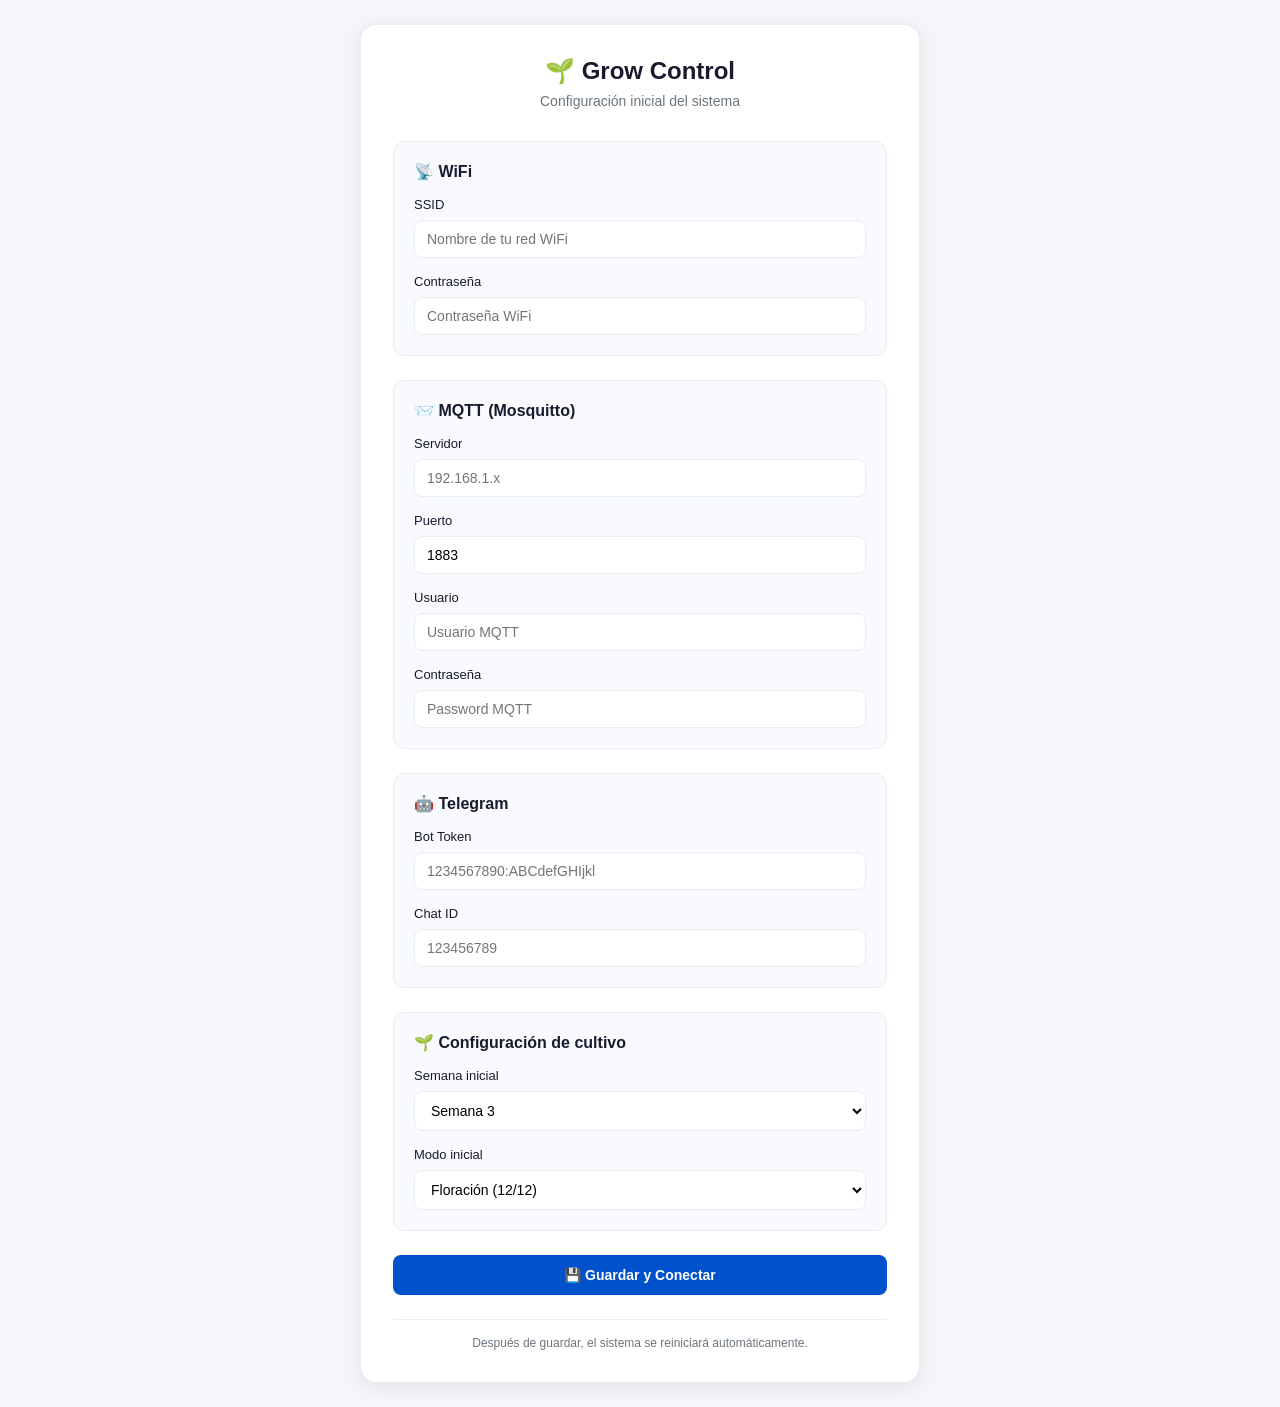
<file: data/index.html>
<!DOCTYPE html>
<html>
<head>
    <title>🌱 Grow Control - Configuración</title>
    <meta charset="UTF-8">
    <meta name="viewport" content="width=device-width, initial-scale=1">
    <style>
        * {
            margin: 0;
            padding: 0;
            box-sizing: border-box;
        }

        body {
            font-family: -apple-system, BlinkMacSystemFont, 'Segoe UI', Roboto, 'Helvetica Neue', Arial, sans-serif;
            background: #F4F6F9;
            margin: 0;
            min-height: 100vh;
            display: flex;
            justify-content: center;
            align-items: center;
            padding: 24px;
        }

        .container {
            background: #FFFFFF;
            border-radius: 16px;
            padding: 32px;
            max-width: 560px;
            width: 100%;
            box-shadow: 0 4px 20px rgba(0, 0, 0, 0.08);
            border: 1px solid #E8ECF4;
        }

        h1 {
            font-size: 24px;
            font-weight: 600;
            color: #1A1A2E;
            text-align: center;
            margin-bottom: 8px;
            display: flex;
            align-items: center;
            justify-content: center;
            gap: 8px;
        }

        .subtitle {
            text-align: center;
            color: #6C757D;
            margin-bottom: 32px;
            font-size: 14px;
        }

        .section {
            background: #F8FAFE;
            padding: 20px;
            border-radius: 12px;
            margin-bottom: 24px;
            border: 1px solid #E8ECF4;
        }

        .section h3 {
            margin-top: 0;
            margin-bottom: 16px;
            color: #1A1A2E;
            font-size: 16px;
            font-weight: 600;
            display: flex;
            align-items: center;
            gap: 8px;
        }

        .form-group {
            margin-bottom: 16px;
        }

        .form-group:last-child {
            margin-bottom: 0;
        }

        label {
            display: block;
            margin-bottom: 8px;
            font-weight: 500;
            font-size: 13px;
            color: #1A1A2E;
        }

        input, select {
            width: 100%;
            padding: 10px 12px;
            border: 1px solid #E8ECF4;
            border-radius: 8px;
            font-size: 14px;
            transition: all 0.2s;
            background: #FFFFFF;
        }

        input:focus, select:focus {
            outline: none;
            border-color: #0052CC;
            box-shadow: 0 0 0 2px rgba(0, 82, 204, 0.1);
        }

        button {
            width: 100%;
            padding: 12px;
            background: #0052CC;
            color: white;
            border: none;
            border-radius: 8px;
            font-size: 14px;
            font-weight: 600;
            cursor: pointer;
            transition: all 0.2s;
        }

        button:hover {
            background: #0041a8;
            transform: translateY(-1px);
        }

        .status {
            text-align: center;
            padding: 12px;
            margin-top: 16px;
            border-radius: 8px;
            font-size: 13px;
            font-weight: 500;
            display: none;
        }

        .status.success {
            background: #00A86B;
            color: white;
            display: block;
        }

        .status.error {
            background: #E53935;
            color: white;
            display: block;
        }

        hr {
            margin: 24px 0 16px 0;
            border: none;
            border-top: 1px solid #E8ECF4;
        }

        .footer-note {
            text-align: center;
            font-size: 12px;
            color: #6C757D;
        }

        small {
            font-size: 11px;
            color: #6C757D;
            display: block;
            margin-top: 4px;
        }
    </style>
</head>
<body>
    <div class="container">
        <h1>🌱 Grow Control</h1>
        <div class="subtitle">Configuración inicial del sistema</div>
        
        <form id="configForm">
            <div class="section">
                <h3>📡 WiFi</h3>
                <div class="form-group">
                    <label>SSID</label>
                    <input type="text" name="ssid" placeholder="Nombre de tu red WiFi" required>
                </div>
                <div class="form-group">
                    <label>Contraseña</label>
                    <input type="password" name="pass" placeholder="Contraseña WiFi">
                </div>
            </div>
            
            <div class="section">
                <h3>📨 MQTT (Mosquitto)</h3>
                <div class="form-group">
                    <label>Servidor</label>
                    <input type="text" name="mqtt_server" placeholder="192.168.1.x" required>
                </div>
                <div class="form-group">
                    <label>Puerto</label>
                    <input type="text" name="mqtt_port" value="1883">
                </div>
                <div class="form-group">
                    <label>Usuario</label>
                    <input type="text" name="mqtt_user" placeholder="Usuario MQTT">
                </div>
                <div class="form-group">
                    <label>Contraseña</label>
                    <input type="password" name="mqtt_password" placeholder="Password MQTT">
                </div>
            </div>
            
            <div class="section">
                <h3>🤖 Telegram</h3>
                <div class="form-group">
                    <label>Bot Token</label>
                    <input type="text" name="telegram_token" placeholder="1234567890:ABCdefGHIjkl" required>
                </div>
                <div class="form-group">
                    <label>Chat ID</label>
                    <input type="text" name="chat_id" placeholder="123456789" required>
                </div>
            </div>
            
            <div class="section">
                <h3>🌱 Configuración de cultivo</h3>
                <div class="form-group">
                    <label>Semana inicial</label>
                    <select name="semana_inicial">
                        <option value="1">Semana 1</option>
                        <option value="2">Semana 2</option>
                        <option value="3" selected>Semana 3</option>
                        <option value="4">Semana 4</option>
                        <option value="5">Semana 5</option>
                        <option value="6">Semana 6</option>
                        <option value="7">Semana 7</option>
                        <option value="8">Semana 8</option>
                    </select>
                </div>
                <div class="form-group">
                    <label>Modo inicial</label>
                    <select name="modo_inicial">
                        <option value="floracion" selected>Floración (12/12)</option>
                        <option value="vegetativo">Vegetativo (18/6)</option>
                    </select>
                </div>
            </div>
            
            <button type="submit">💾 Guardar y Conectar</button>
        </form>
        
        <div id="status" class="status"></div>
        
        <hr>
        
        <div class="footer-note">
            Después de guardar, el sistema se reiniciará automáticamente.
        </div>
    </div>
    
    <script>
        document.getElementById('configForm').addEventListener('submit', async (e) => {
            e.preventDefault();
            const formData = new FormData(e.target);
            const statusDiv = document.getElementById('status');
            
            statusDiv.className = 'status';
            statusDiv.textContent = '⏳ Guardando configuración...';
            
            try {
                const response = await fetch('/save', {
                    method: 'POST',
                    body: formData
                });
                const result = await response.text();
                if (response.ok) {
                    statusDiv.className = 'status success';
                    statusDiv.textContent = '✅ ' + result;
                    setTimeout(() => { window.location.reload(); }, 3000);
                } else {
                    statusDiv.className = 'status error';
                    statusDiv.textContent = '❌ Error: ' + result;
                }
            } catch (error) {
                statusDiv.className = 'status error';
                statusDiv.textContent = '❌ Error de conexión';
            }
        });
    </script>
</body>
</html>
</file>
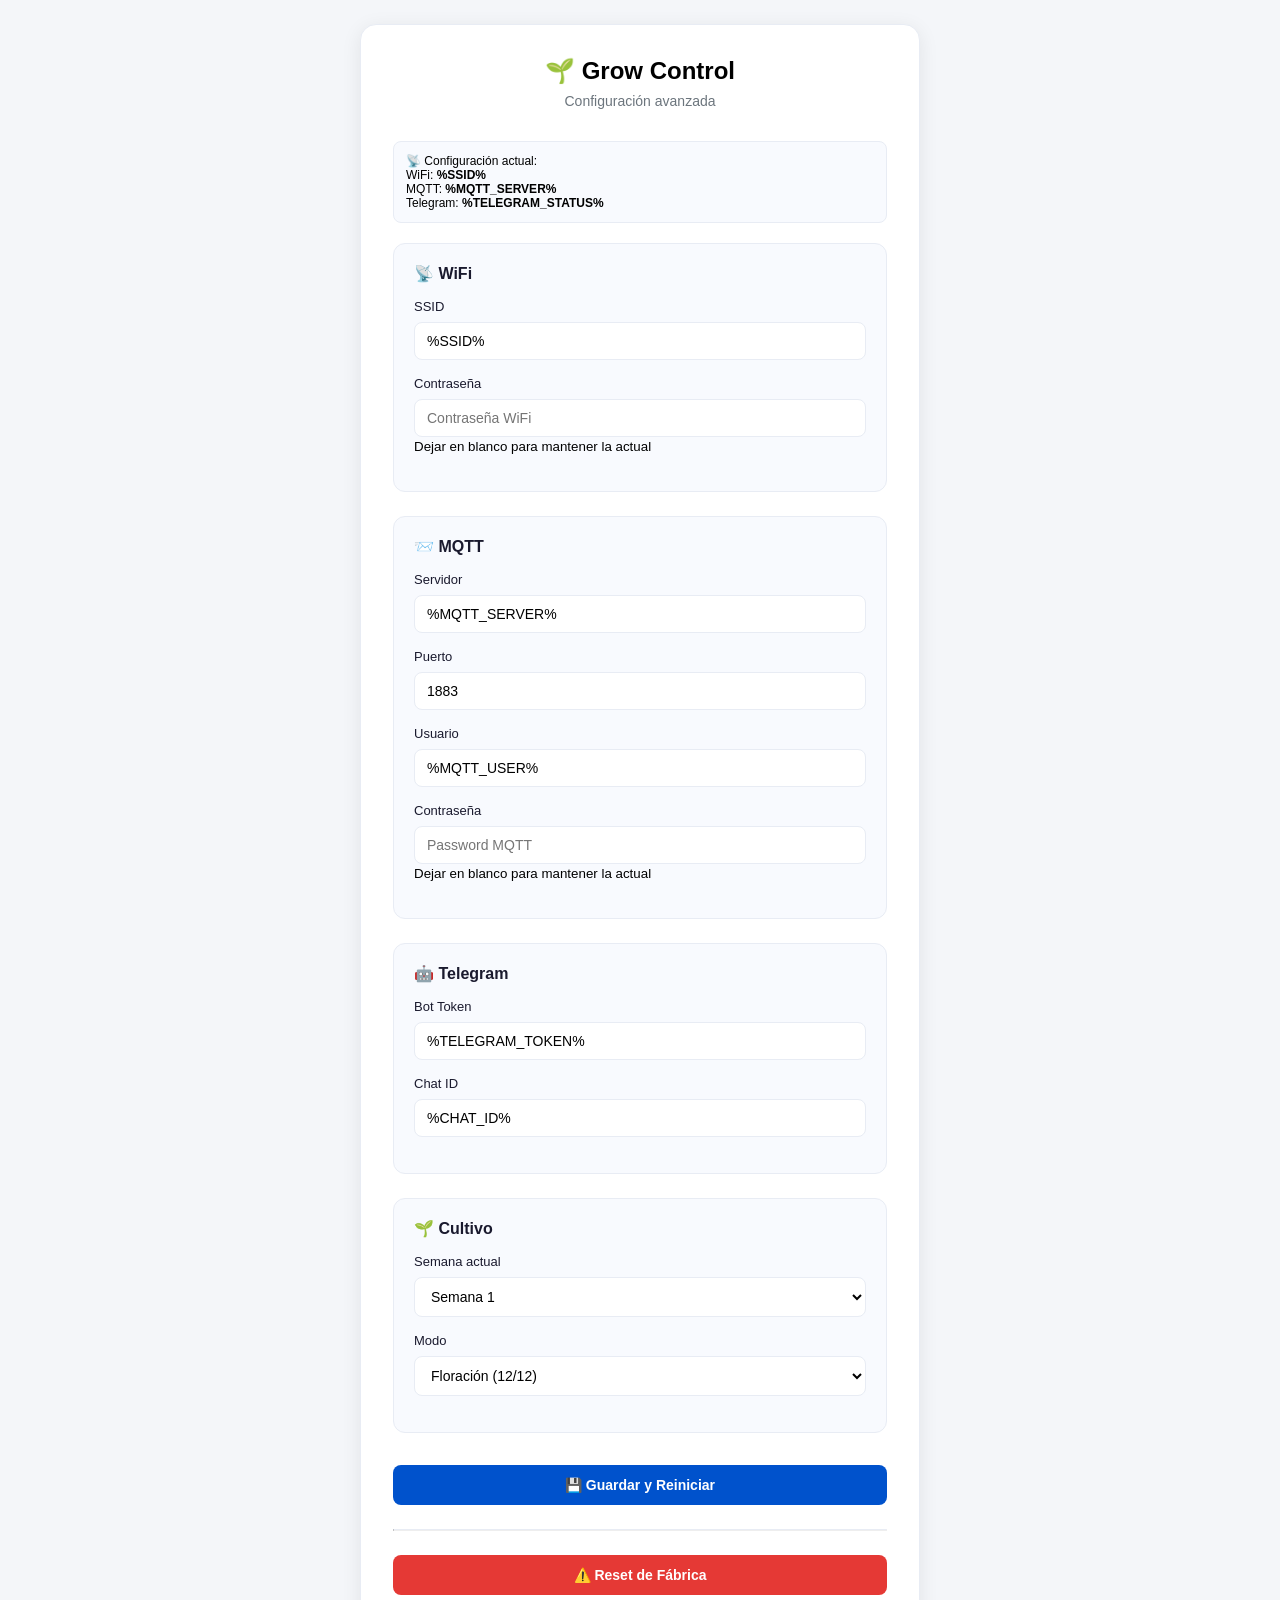
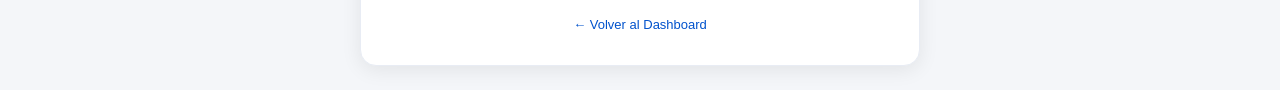
<file: data/config.html>
<!DOCTYPE html>
<html>
<head>
    <title>Grow Control - Configuración Avanzada</title>
    <meta charset="UTF-8">
    <meta name="viewport" content="width=device-width, initial-scale=1">
    <style>
        * { margin:0; padding:0; box-sizing:border-box; }
        body { font-family:-apple-system,BlinkMacSystemFont,'Segoe UI',Roboto,Helvetica,Arial,sans-serif; background:#F4F6F9; display:flex; justify-content:center; align-items:center; min-height:100vh; padding:24px; }
        .container { background:#FFFFFF; border-radius:16px; padding:32px; max-width:560px; width:100%; box-shadow:0 4px 20px rgba(0,0,0,0.08); border:1px solid #E8ECF4; }
        h1 { font-size:24px; font-weight:600; text-align:center; margin-bottom:8px; display:flex; align-items:center; justify-content:center; gap:8px; }
        .subtitle { text-align:center; color:#6C757D; margin-bottom:32px; font-size:14px; }
        .section { background:#F8FAFE; padding:20px; border-radius:12px; margin-bottom:24px; border:1px solid #E8ECF4; }
        .section h3 { margin-top:0; margin-bottom:16px; color:#1A1A2E; font-size:16px; font-weight:600; display:flex; align-items:center; gap:8px; }
        .form-group { margin-bottom:16px; }
        .form-group label { display:block; margin-bottom:8px; font-weight:500; font-size:13px; color:#1A1A2E; }
        input, select { width:100%; padding:10px 12px; border:1px solid #E8ECF4; border-radius:8px; font-size:14px; background:#FFFFFF; }
        input:focus, select:focus { outline:none; border-color:#0052CC; box-shadow:0 0 0 2px rgba(0,82,204,0.1); }
        button { width:100%; padding:12px; background:#0052CC; color:white; border:none; border-radius:8px; font-size:14px; font-weight:600; cursor:pointer; margin-top:8px; }
        button.danger { background:#E53935; }
        .current-values { background:#F8FAFE; padding:12px; border-radius:8px; font-size:12px; margin-bottom:20px; border:1px solid #E8ECF4; }
        hr { margin:24px 0 16px; border-top:1px solid #E8ECF4; }
        .footer-link { text-align:center; margin-top:20px; }
        .footer-link a { color:#0052CC; text-decoration:none; font-size:13px; }
    </style>
</head>
<body>
<div class="container">
    <h1>🌱 Grow Control</h1>
    <div class="subtitle">Configuración avanzada</div>
    <div class="current-values">
        📡 Configuración actual:<br>
        WiFi: <strong>%SSID%</strong><br>
        MQTT: <strong>%MQTT_SERVER%</strong><br>
        Telegram: <strong>%TELEGRAM_STATUS%</strong>
    </div>
    <form id="configForm">
        <div class="section"><h3>📡 WiFi</h3>
            <div class="form-group"><label>SSID</label><input type="text" name="ssid" value="%SSID%" required></div>
            <div class="form-group"><label>Contraseña</label><input type="password" name="pass" placeholder="Contraseña WiFi"><small>Dejar en blanco para mantener la actual</small></div>
        </div>
        <div class="section"><h3>📨 MQTT</h3>
            <div class="form-group"><label>Servidor</label><input type="text" name="mqtt_server" value="%MQTT_SERVER%" required></div>
            <div class="form-group"><label>Puerto</label><input type="text" name="mqtt_port" value="1883"></div>
            <div class="form-group"><label>Usuario</label><input type="text" name="mqtt_user" value="%MQTT_USER%"></div>
            <div class="form-group"><label>Contraseña</label><input type="password" name="mqtt_password" placeholder="Password MQTT"><small>Dejar en blanco para mantener la actual</small></div>
        </div>
        <div class="section"><h3>🤖 Telegram</h3>
            <div class="form-group"><label>Bot Token</label><input type="text" name="telegram_token" value="%TELEGRAM_TOKEN%" required></div>
            <div class="form-group"><label>Chat ID</label><input type="text" name="chat_id" value="%CHAT_ID%" required></div>
        </div>
        <div class="section"><h3>🌱 Cultivo</h3>
            <div class="form-group"><label>Semana actual</label><select name="semana_inicial">
                <option value="1" %SEL_SEMANA1%>Semana 1</option>
                <option value="2" %SEL_SEMANA2%>Semana 2</option>
                <option value="3" %SEL_SEMANA3%>Semana 3</option>
                <option value="4" %SEL_SEMANA4%>Semana 4</option>
                <option value="5" %SEL_SEMANA5%>Semana 5</option>
                <option value="6" %SEL_SEMANA6%>Semana 6</option>
                <option value="7" %SEL_SEMANA7%>Semana 7</option>
                <option value="8" %SEL_SEMANA8%>Semana 8</option>
            </select></div>
            <div class="form-group"><label>Modo</label><select name="modo_inicial">
                <option value="floracion" %SEL_FLOR%>Floración (12/12)</option>
                <option value="vegetativo" %SEL_VEG%>Vegetativo (18/6)</option>
            </select></div>
        </div>
        <button type="submit">💾 Guardar y Reiniciar</button>
    </form>
    <hr>
    <button id="resetBtn" class="danger">⚠️ Reset de Fábrica</button>
    <div class="footer-link"><a href="/">← Volver al Dashboard</a></div>
</div>
<script>
    document.getElementById('configForm').addEventListener('submit', async (e) => {
        e.preventDefault();
        const formData = new FormData(e.target);
        const response = await fetch('/saveconfig', { method: 'POST', body: formData });
        const result = await response.text();
        alert(result);
        if(response.ok) setTimeout(()=>{ window.location.href='/'; }, 2000);
    });
    document.getElementById('resetBtn').addEventListener('click', async () => {
        if(confirm('¿Borrar toda la configuración?')) {
            const response = await fetch('/resetconfig', { method: 'POST' });
            alert(await response.text());
            if(response.ok) setTimeout(()=>{ window.location.href='/'; }, 2000);
        }
    });
</script>
</body>
</html>
</file>
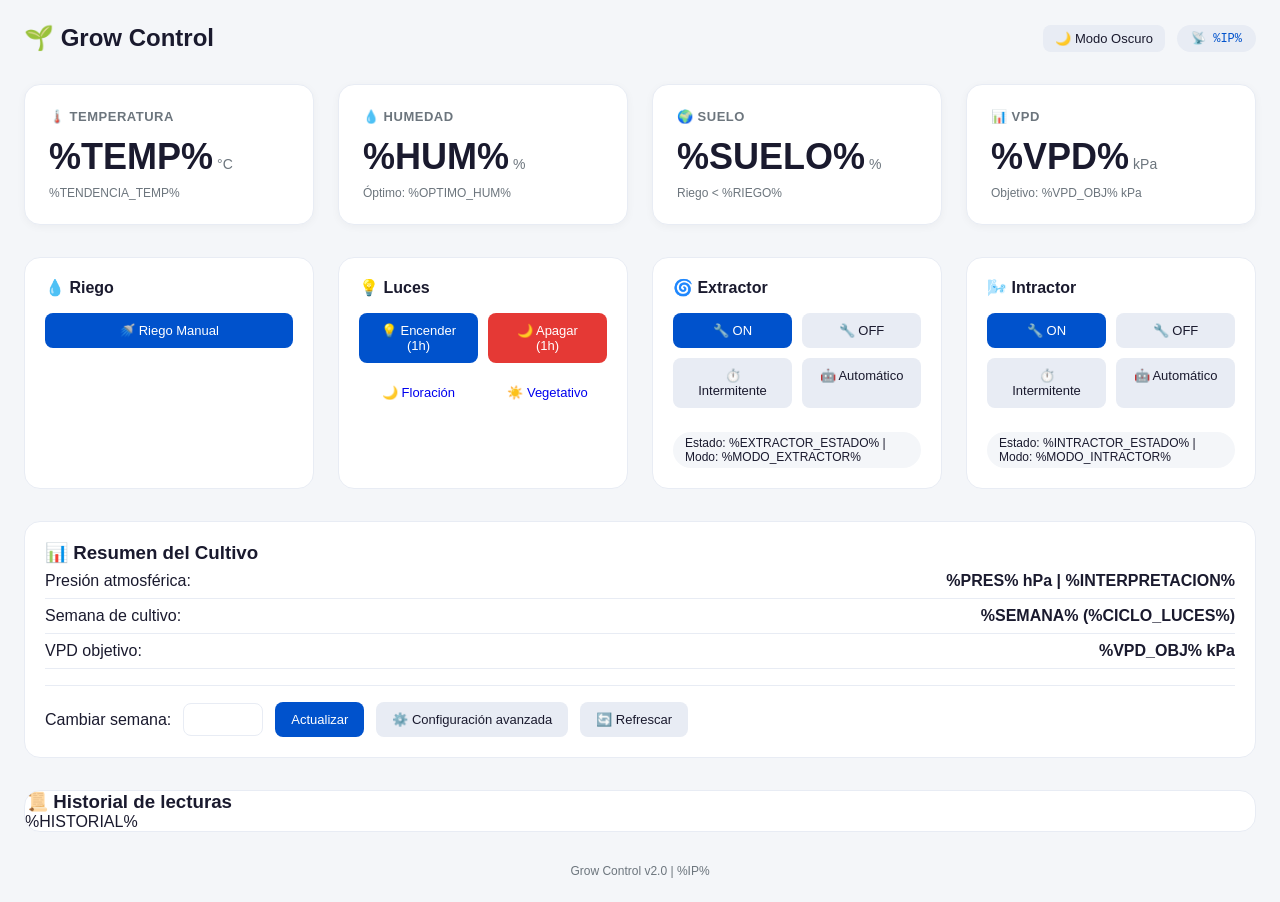
<file: data/dashboard.html>
<!DOCTYPE html>
<html>
<head>
    <meta charset='UTF-8'>
    <meta name='viewport' content='width=device-width, initial-scale=1'>
    <title>Grow Control - Dashboard</title>
    <style>
        *{margin:0;padding:0;box-sizing:border-box;}
        
        /* ===== ESTILOS BASE (TEMA CLARO POR DEFECTO) ===== */
        body{font-family:-apple-system,BlinkMacSystemFont,'Segoe UI',Roboto,'Helvetica Neue',Arial,sans-serif;background:#F4F6F9;padding:24px;color:#1A1A2E;transition:background 0.3s, color 0.3s;}
        .container{max-width:1280px;margin:0 auto;}
        .header{display:flex;justify-content:space-between;align-items:center;margin-bottom:32px;flex-wrap:wrap;gap:16px;}
        .header h1{font-size:24px;font-weight:600;color:#1A1A2E;display:flex;align-items:center;gap:8px;}
        .badge{background:#E8ECF4;padding:6px 14px;border-radius:20px;font-size:12px;color:#0052CC;font-family:monospace;}
        .dashboard{display:grid;grid-template-columns:repeat(auto-fit,minmax(240px,1fr));gap:24px;margin-bottom:32px;}
        .card{background:#FFFFFF;border-radius:16px;padding:24px;box-shadow:0 2px 8px rgba(0,0,0,0.04);border:1px solid #E8ECF4;transition:background 0.3s, border-color 0.3s;}
        .card h3{font-size:13px;text-transform:uppercase;letter-spacing:0.5px;color:#6C757D;margin-bottom:12px;}
        .card .value{font-size:36px;font-weight:700;color:#1A1A2E;}
        .card .unit{font-size:14px;font-weight:400;color:#6C757D;margin-left:4px;}
        .card .trend{font-size:12px;margin-top:8px;color:#6C757D;}
        .panel-controls{display:grid;grid-template-columns:repeat(auto-fit,minmax(280px,1fr));gap:24px;margin-bottom:32px;}
        .control-group{background:#FFFFFF;border-radius:16px;padding:20px;border:1px solid #E8ECF4;transition:background 0.3s, border-color 0.3s;}
        .control-group h3{font-size:16px;font-weight:600;margin-bottom:16px;display:flex;align-items:center;gap:8px;}
        .button-group{display:grid;grid-template-columns:repeat(auto-fit,minmax(100px,1fr));gap:10px;margin-bottom:12px;}
        .btn{display:inline-block;padding:10px 16px;border-radius:8px;text-decoration:none;text-align:center;font-weight:500;font-size:13px;transition:all 0.2s;border:none;cursor:pointer;}
        .btn-primary{background:#0052CC;color:white;}
        .btn-danger{background:#E53935;color:white;}
        .btn-secondary{background:#E8ECF4;color:#1A1A2E;}
        .btn-active{background:#00A86B;color:white;}
        .badge-status{display:inline-block;padding:4px 12px;border-radius:20px;font-size:12px;font-weight:500;background:#F4F6F9;color:#1A1A2E;margin-top:12px;}
        .badge-status.on{background:#00A86B;color:white;}
        .badge-status.off{background:#E53935;color:white;}
        .info-section{background:#FFFFFF;border-radius:16px;padding:20px;margin-top:24px;border:1px solid #E8ECF4;transition:background 0.3s, border-color 0.3s;}
        .historial{background:#FFFFFF;border-radius:16px;margin-top:32px;border:1px solid #E8ECF4;overflow:auto;transition:background 0.3s, border-color 0.3s;}
        table{width:100%;border-collapse:collapse;font-size:13px;}
        th{text-align:left;padding:16px 20px;background:#F8FAFE;}
        td{padding:12px 20px;border-bottom:1px solid #F0F2F5;}
        .footer{text-align:center;margin-top:32px;font-size:12px;color:#6C757D;}
        .semana-input{background:#FFFFFF;border:1px solid #E8ECF4;padding:8px 12px;border-radius:8px;width:80px;text-align:center;}
        .config-row{display:flex;justify-content:space-between;padding:8px 0;border-bottom:1px solid #E8ECF4;}
        .separator{height:1px;background:#E8ECF4;margin:16px 0;}
        
        /* ===== TEMA OSCURO ===== */
        body.dark-theme {
            background: #1e1e2f;
            color: #e0e4e8;
        }
        body.dark-theme .card,
        body.dark-theme .control-group,
        body.dark-theme .info-section,
        body.dark-theme .historial {
            background: #252531;
            border-color: #33333f;
        }
        body.dark-theme .card .value,
        body.dark-theme .config-row strong {
            color: #f0f3fa;
        }
        body.dark-theme .btn-secondary {
            background: #2c2c3a;
            color: #cbd5e6;
            border-color: #45455a;
        }
        body.dark-theme .badge-status {
            background: #1f1f2c;
            color: #cbd5e1;
        }
        body.dark-theme table th {
            background: #1e1e2c;
            color: #b9c2dd;
        }
        body.dark-theme table td {
            border-bottom-color: #2e2e3e;
            color: #ccd6f0;
        }
        body.dark-theme .semana-input {
            background: #1f1f2c;
            border-color: #40405c;
            color: #f0f3fa;
        }
        body.dark-theme .badge {
            background: #2c2c3a;
            color: #9aa9c1;
            border-color: #3a3a4a;
        }
        body.dark-theme .config-row {
            border-bottom-color: #2e2e3e;
        }
        body.dark-theme .separator {
            background: #353544;
        }
        body.dark-theme .header h1 {
            background: linear-gradient(135deg, #a3e0b0, #6c9eff);
            -webkit-background-clip: text;
            background-clip: text;
            color: transparent;
        }
    </style>
</head>
<body>
<div class='container'>
    <div class='header'>
        <h1>🌱 Grow Control</h1>
        <div style='display: flex; gap: 12px; align-items: center;'>
            <button id='themeToggle' class='btn btn-secondary' style='padding: 6px 12px;'>🌙 Modo Oscuro</button>
            <div class='badge'>📡 %IP%</div>
        </div>
    </div>
    
    <div class='dashboard'>
        <div class='card'><h3>🌡️ Temperatura</h3><div class='value'>%TEMP%<span class='unit'>°C</span></div><div class='trend'>%TENDENCIA_TEMP%</div></div>
        <div class='card'><h3>💧 Humedad</h3><div class='value'>%HUM%<span class='unit'>%</span></div><div class='trend'>Óptimo: %OPTIMO_HUM%</div></div>
        <div class='card'><h3>🌍 Suelo</h3><div class='value'>%SUELO%<span class='unit'>%</span></div><div class='trend'>Riego &lt; %RIEGO%</div></div>
        <div class='card'><h3>📊 VPD</h3><div class='value'>%VPD%<span class='unit'>kPa</span></div><div class='trend'>Objetivo: %VPD_OBJ% kPa</div></div>
    </div>
    
    <div class='panel-controls'>
        <div class='control-group'><h3>💧 Riego</h3><div class='button-group'><a href='/riego' class='btn btn-primary'>🚿 Riego Manual</a></div></div>
        <div class='control-group'><h3>💡 Luces</h3>
            <div class='button-group'><a href='/lucesManual?estado=on' class='btn btn-primary'>💡 Encender (1h)</a><a href='/lucesManual?estado=off' class='btn btn-danger'>🌙 Apagar (1h)</a></div>
            <div class='button-group'><a href='/luces?modo=flor' class='btn %FLOR_ACTIVE%'>🌙 Floración</a><a href='/luces?modo=veg' class='btn %VEG_ACTIVE%'>☀️ Vegetativo</a></div>
        </div>
        <div class='control-group'><h3>🌀 Extractor</h3>
            <div class='button-group'><a href='/manualExtractor?estado=on' class='btn btn-primary'>🔧 ON</a><a href='/manualExtractor?estado=off' class='btn btn-secondary'>🔧 OFF</a><a href='/modoExtractor?modo=1' class='btn btn-secondary'>⏱️ Intermitente</a><a href='/modoExtractor?modo=2' class='btn btn-secondary'>🤖 Automático</a></div>
            <div class='badge-status %EXTRACTOR_CLASE%'>Estado: %EXTRACTOR_ESTADO% | Modo: %MODO_EXTRACTOR%</div>
        </div>
        <div class='control-group'><h3>🌬️ Intractor</h3>
            <div class='button-group'><a href='/manualIntractor?estado=on' class='btn btn-primary'>🔧 ON</a><a href='/manualIntractor?estado=off' class='btn btn-secondary'>🔧 OFF</a><a href='/modoIntractor?modo=1' class='btn btn-secondary'>⏱️ Intermitente</a><a href='/modoIntractor?modo=2' class='btn btn-secondary'>🤖 Automático</a></div>
            <div class='badge-status %INTRACTOR_CLASE%'>Estado: %INTRACTOR_ESTADO% | Modo: %MODO_INTRACTOR%</div>
        </div>
    </div>
    
    <div class='info-section'>
        <h3>📊 Resumen del Cultivo</h3>
        <div class='config-row'><span>Presión atmosférica:</span><strong>%PRES% hPa | %INTERPRETACION%</strong></div>
        <div class='config-row'><span>Semana de cultivo:</span><strong>%SEMANA% (%CICLO_LUCES%)</strong></div>
        <div class='config-row'><span>VPD objetivo:</span><strong>%VPD_OBJ% kPa</strong></div>
        <div class='separator'></div>
        <form action='/setSemana' method='get' style='display:flex;align-items:center;gap:12px;flex-wrap:wrap;'>
            <label>Cambiar semana:</label>
            <input type='number' name='semana' min='1' max='8' value='%SEMANA%' class='semana-input'>
            <input type='submit' value='Actualizar' class='btn btn-primary'>
            <a href='/config' class='btn btn-secondary'>⚙️ Configuración avanzada</a>
            <a href='/' class='btn btn-secondary'>🔄 Refrescar</a>
        </form>
    </div>
    
    <div class='historial'>
        <h3>📜 Historial de lecturas</h3>
        %HISTORIAL%
    </div>
    
    <div class='footer'>Grow Control v2.0 | %IP%</div>
</div>

<script>
    // ===== TEMA OSCURO/CLARO =====
    const themeToggle = document.getElementById('themeToggle');
    
    // Verificar preferencia guardada o preferencia del sistema
    const savedTheme = localStorage.getItem('growTheme');
    const prefersDark = window.matchMedia('(prefers-color-scheme: dark)').matches;
    let isDark = savedTheme === 'dark' || (savedTheme === null && prefersDark);
    
    function applyTheme() {
        if (isDark) {
            document.body.classList.add('dark-theme');
            themeToggle.innerHTML = '☀️ Modo Claro';
            themeToggle.classList.remove('btn-secondary');
            themeToggle.classList.add('btn-primary');
        } else {
            document.body.classList.remove('dark-theme');
            themeToggle.innerHTML = '🌙 Modo Oscuro';
            themeToggle.classList.remove('btn-primary');
            themeToggle.classList.add('btn-secondary');
        }
        localStorage.setItem('growTheme', isDark ? 'dark' : 'light');
    }
    
    themeToggle.addEventListener('click', () => {
        isDark = !isDark;
        applyTheme();
    });
    
    // Aplicar tema al cargar la página
    applyTheme();
</script>

<script>
    // Auto-refresco cada 60 segundos
    setTimeout(() => { location.reload(); }, 60000);
</script>

</body>
</html>
</file>
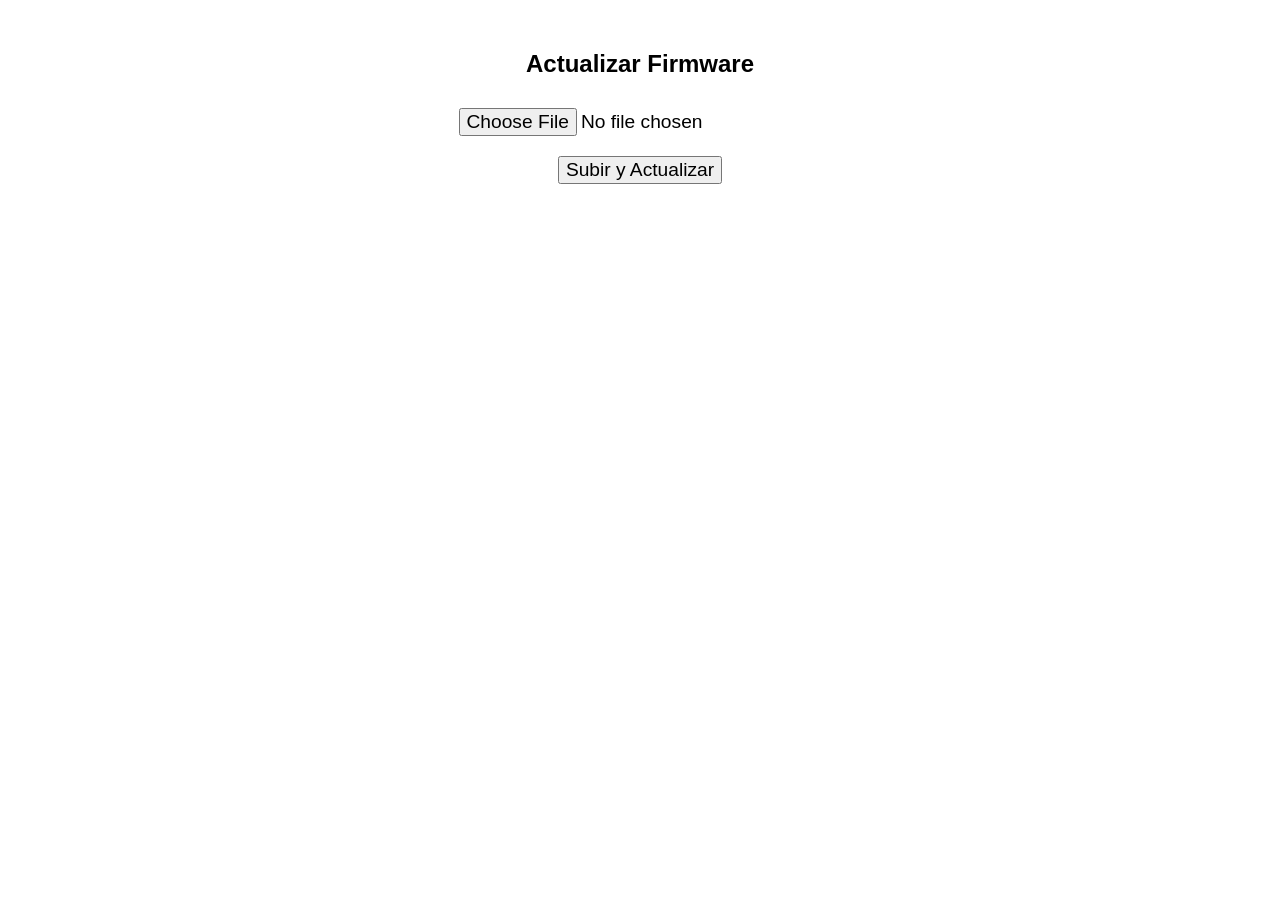
<file: data/ota.html>
<!DOCTYPE html>
<html>
<head>
    <title>OTA Update</title>
    <meta charset="UTF-8">
    <meta name="viewport" content="width=device-width, initial-scale=1">
    <style>
        body { font-family: Arial, sans-serif; text-align: center; margin-top: 50px; }
        input, button { font-size: 1.2em; margin: 10px; }
    </style>
</head>
<body>
    <h2>Actualizar Firmware</h2>
    <form method="POST" action="/update" enctype="multipart/form-data">
        <input type="file" name="firmware" accept=".bin"><br>
        <input type="submit" value="Subir y Actualizar">
    </form>
</body>
</html>
</file>
